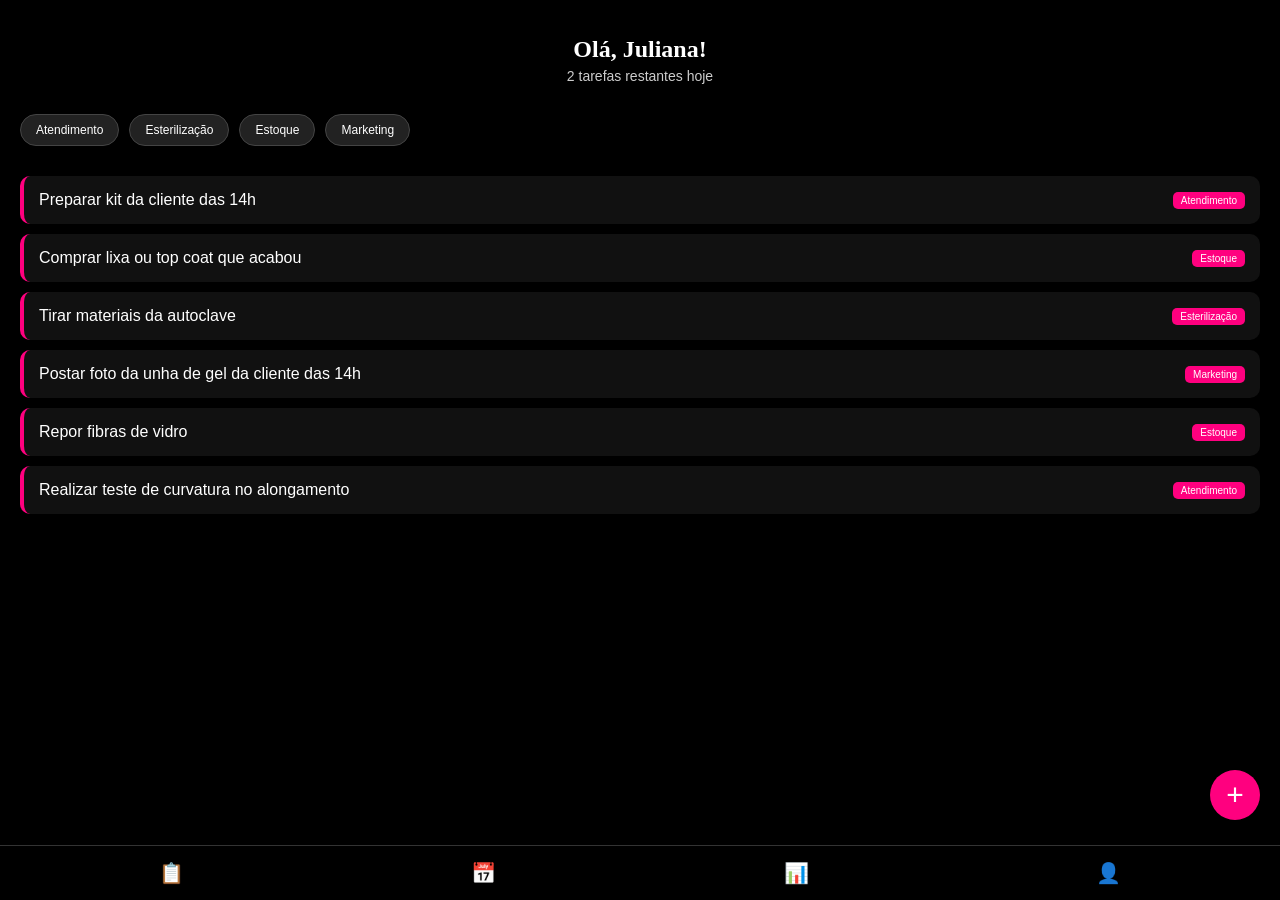
<file: scr/index.html>
<!DOCTYPE html>
<html lang="pt-br">
<head>
    <meta charset="UTF-8">
    <title>Nails Marci - Tarefas</title>
    <link rel="stylesheet" href="style.css">
</head>
<body>

    <header>
        <h1>Olá, Juliana!</h1>
        <div class="status-count">2 tarefas restantes hoje</div>
    </header>

    <div class="filters">
        <button class="filter-btn">Atendimento</button>
        <button class="filter-btn">Esterilização</button>
        <button class="filter-btn">Estoque</button>
        <button class="filter-btn">Marketing</button>
    </div>

    <main>
        <div class="task-item">
            <span>Preparar kit da cliente das 14h</span>
            <span class="tag">Atendimento</span>
        </div>
       <div class="task-item">
            <span>Comprar lixa ou top coat que acabou</span>
            <span class="tag">Estoque</span>
        </div>
       <div class="task-item">
            <span>Tirar materiais da autoclave</span>
            <span class="tag">Esterilização</span>
        </div>
        <div class="task-item">
            <span>Postar foto da unha de gel da cliente das 14h</span>
            <span class="tag">Marketing</span>
        </div>
       <div class="task-item">
            <span>Repor fibras de vidro</span>
            <span class="tag">Estoque</span>
        </div>
       <div class="task-item">
            <span>Realizar teste de curvatura no alongamento</span>
            <span class="tag">Atendimento</span>
        </div>
    </main>

    <div class="fab">+</div>

    <footer>
        <a href="#" class="nav-icon active">📋</a>
        <a href="#" class="nav-icon">📅</a>
        <a href="#" class="nav-icon">📊</a>
        <a href="#" class="nav-icon">👤</a>
    </footer>

</body>
</html>
</file>
<file: scr/style.css>
body {
    background-color: #000;
    color: #fff;
    font-family: 'Segoe UI', Tahoma, Geneva, Verdana, sans-serif;
    margin: 0;
    padding: 20px;
    padding-bottom: 80px; 
}

header {
    text-align: center;
    margin-bottom: 30px;
}

h1 { font-family: 'Georgia', serif; font-size: 24px; margin-bottom: 5px; }
.status-count { color: #ccc; font-size: 14px; }


.filters {
    display: flex;
    gap: 10px;
    overflow-x: auto;
    margin-bottom: 20px;
    padding-bottom: 10px;
}

.filter-btn {
    background: #222;
    border: 1px solid #444;
    color: #fff;
    padding: 8px 15px;
    border-radius: 20px;
    font-size: 12px;
}


.task-item {
    background: #111;
    margin-bottom: 10px;
    padding: 15px;
    border-radius: 10px;
    display: flex;
    justify-content: space-between;
    align-items: center;
    border-left: 4px solid #ff007f;
}

.completed { text-decoration: line-through; color: #666; }

.tag {
    background: #ff007f;
    color: #fff;
    padding: 3px 8px;
    border-radius: 5px;
    font-size: 10px;
}

.fab {
    position: fixed;
    bottom: 80px;
    right: 20px;
    background: #ff007f;
    width: 50px;
    height: 50px;
    border-radius: 50%;
    display: flex;
    justify-content: center;
    align-items: center;
    font-size: 30px;
}

footer {
    position: fixed;
    bottom: 0;
    left: 0;
    right: 0;
    background: #000;
    border-top: 1px solid #333;
    display: flex;
    justify-content: space-around;
    padding: 15px;
}

.nav-icon { color: #666; font-size: 20px; text-decoration: none; }
.nav-icon.active { color: #ff007f; }
</file>
